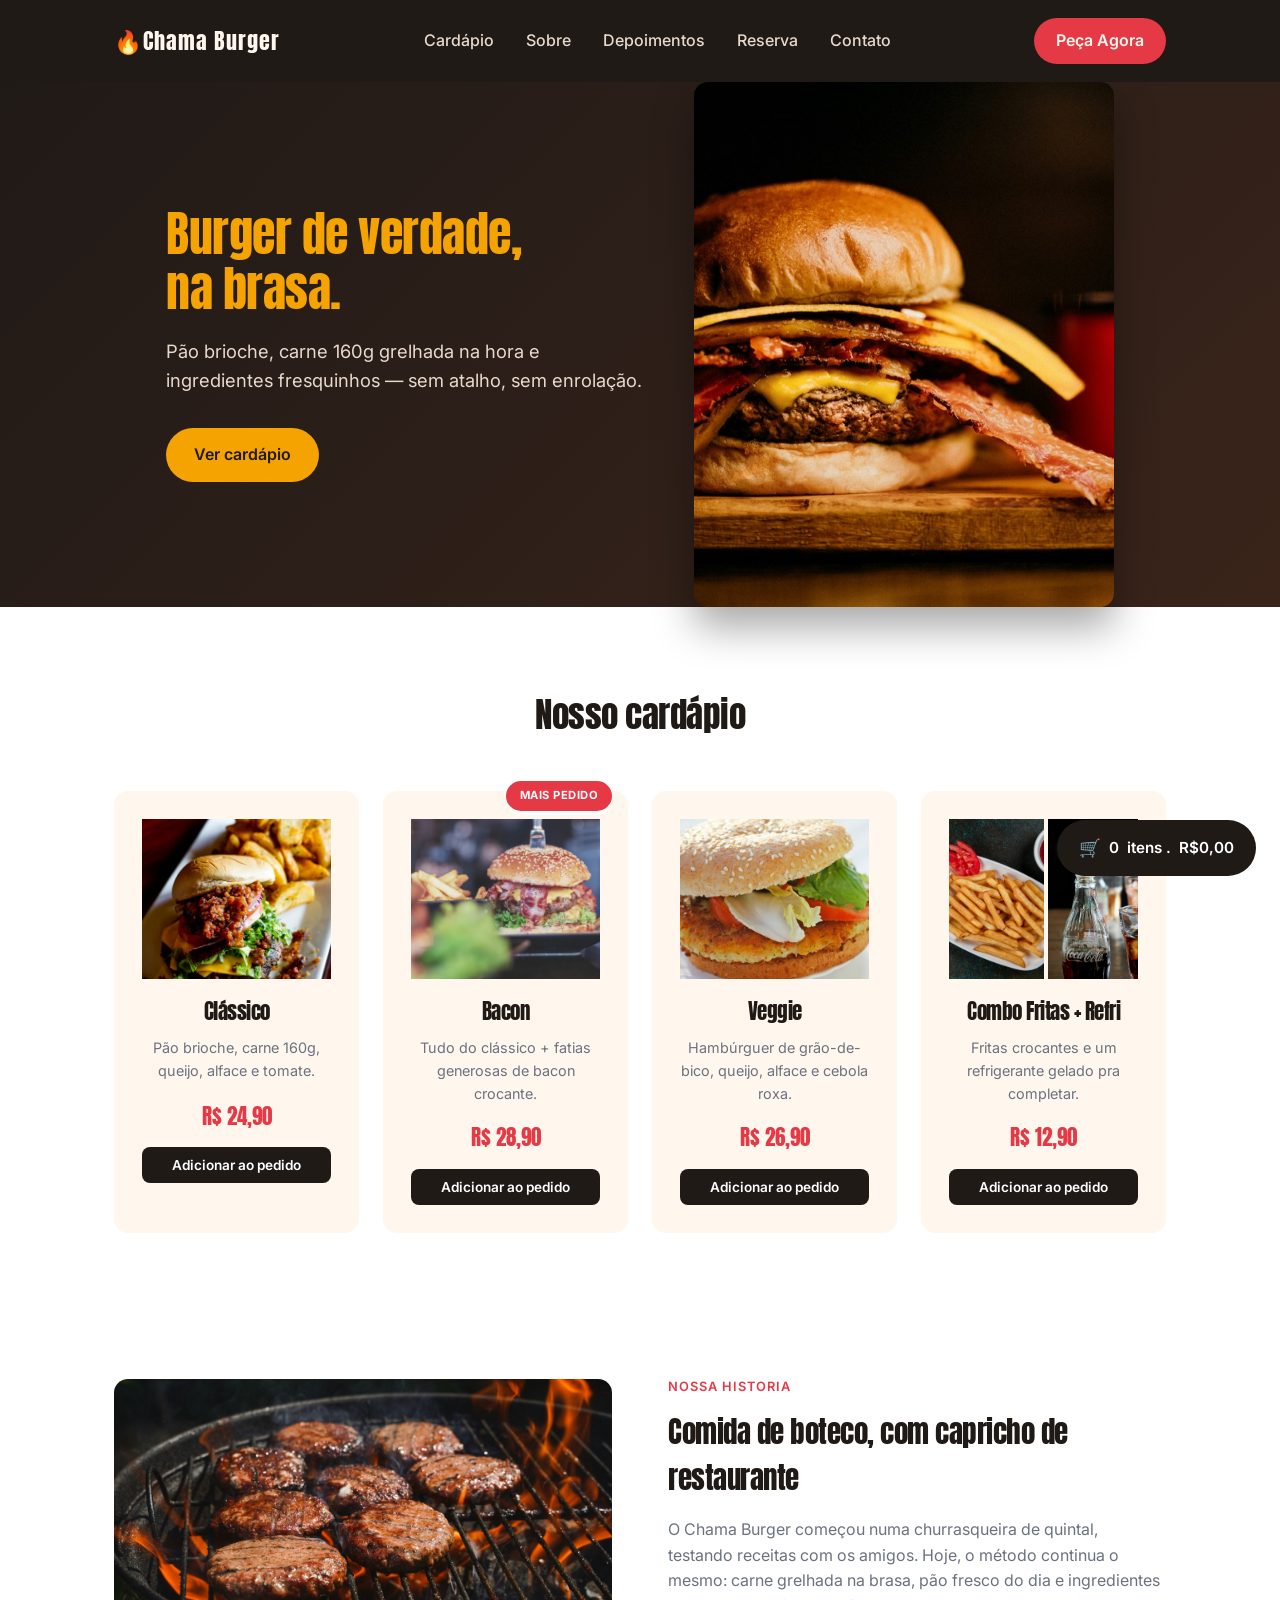
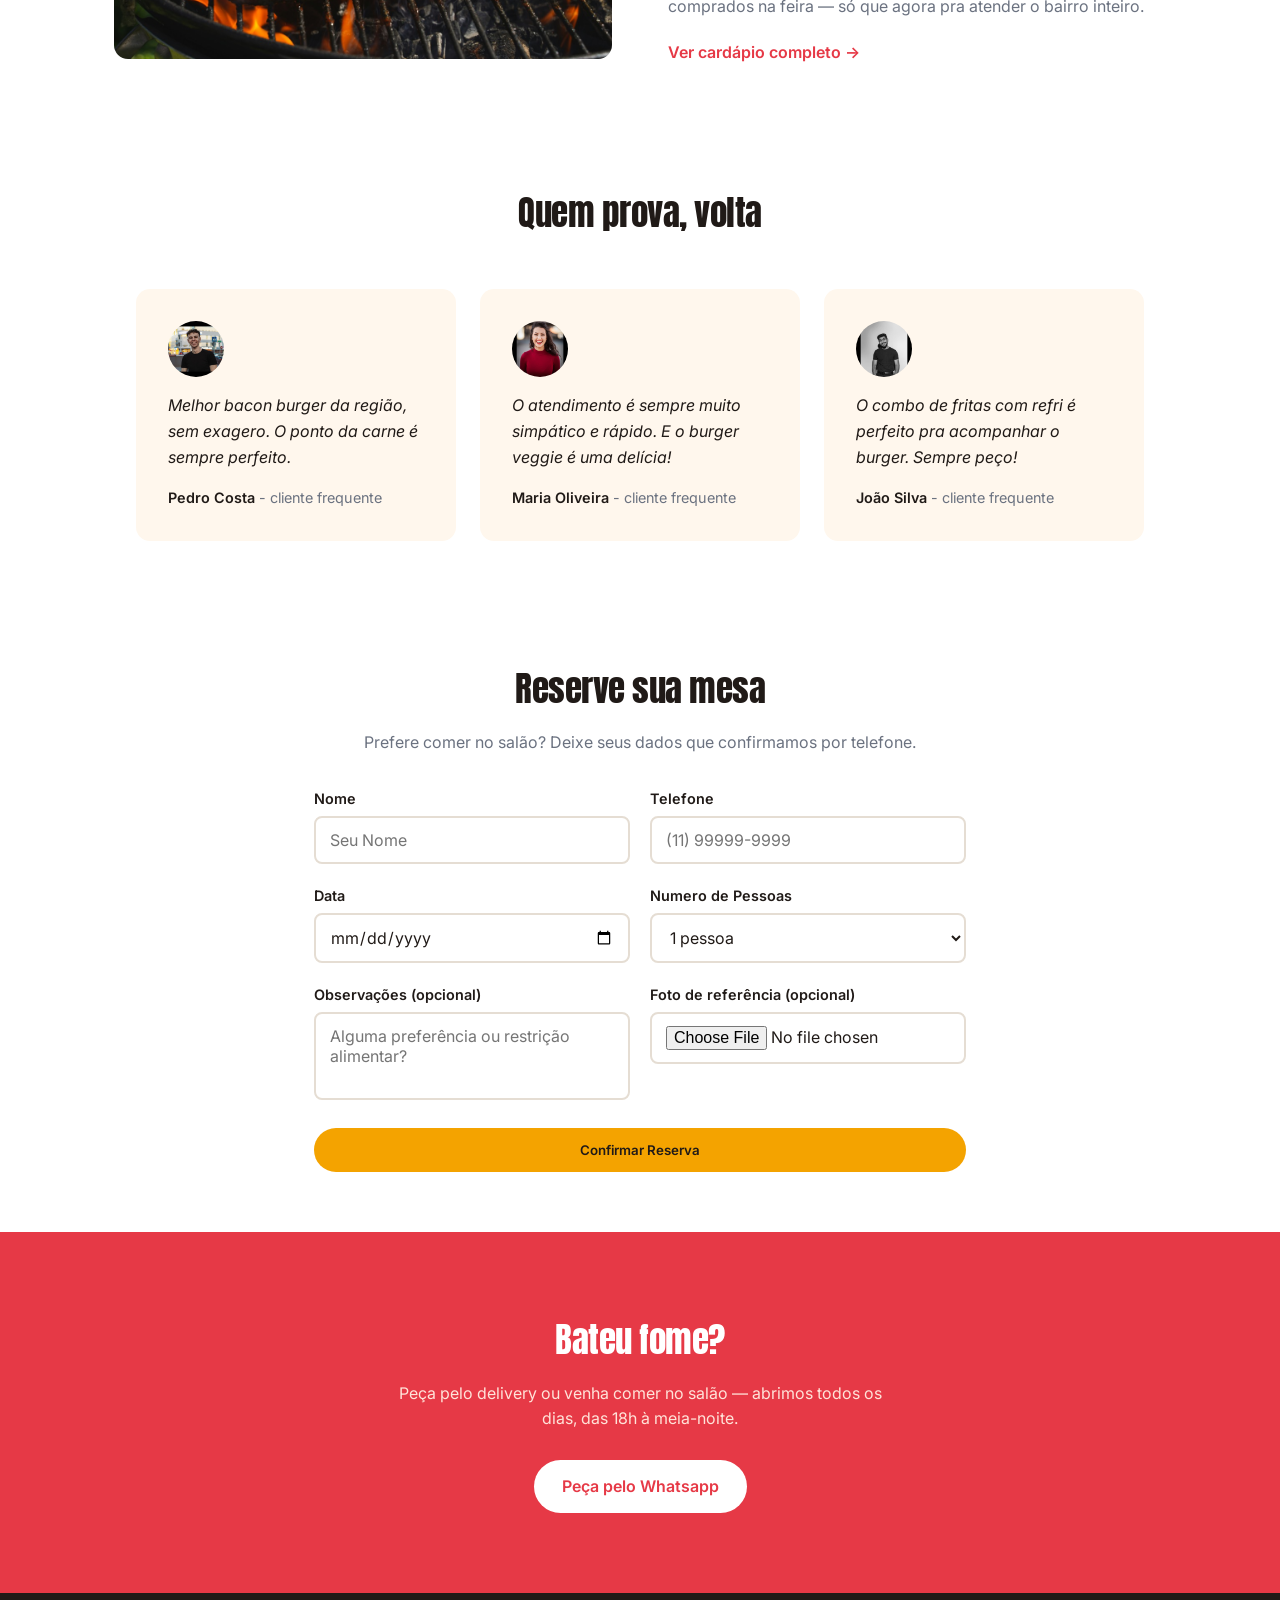
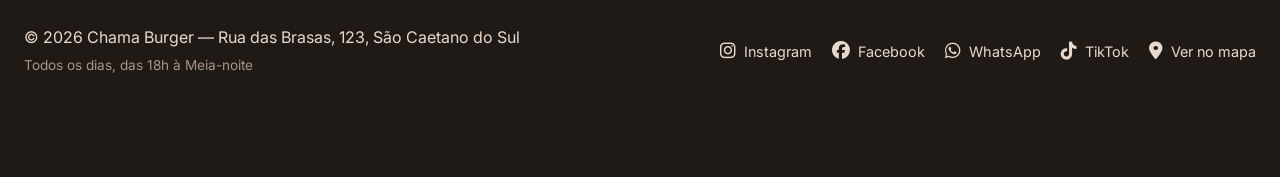
<file: 03. html-projeto-chamaburger/index.html>
<!DOCTYPE html>
<html lang="pt-BR">

<head>
    <meta charset="UTF-8">
    <meta name="viewport" content="width=device-width, initial-scale=1.0">
    <title>Chama Burger</title>
    <link rel="stylesheet" href="https://cdnjs.cloudflare.com/ajax/libs/font-awesome/6.5.2/css/all.min.css">
    <link rel="stylesheet" href="style.css">
</head>

<body>
    <header class="cabecalho-site">
        <nav class="barra-navegacao">
            <a href="#" class="logo">🔥Chama Burger</a>
            <ul class="menu-links" id="menuLinks">
                <li><a href="#cardapio">Cardápio</a></li>
                <li><a href="#sobre">Sobre</a></li>
                <li><a href="#depoimentos">Depoimentos</a></li>
                <li><a href="#reserva">Reserva</a></li>
                <li><a href="#contato">Contato</a></li>
            </ul>
            <a href="#pedir" class="botao botao-nav">Peça Agora</a>
            <button class="menu-abrir" id="menuAbrir" aria-label="Abrir Menu">☰</button>
        </nav>
    </header>
    <main>
        <section class="destaque">
            <div class="destaque-conteudo">
                <div class="destaque-texo">
                    <h1>Burger de verdade,<br>na brasa.</h1>
                    <p>Pão brioche, carne 160g grelhada na hora e ingredientes fresquinhos — sem atalho, sem enrolação.
                    </p>
                    <a href="#cardapio" class="botao botao-primario">Ver cardápio</a>
                </div>
                <div class="destaque-imagem">
                    <img src="assets/images/destaque-burger.jpg"
                        alt="Hambúrguer artesanal com bacon, queijo e pão brioche, grelhado na brasa">
                </div>
            </div>
        </section>
        <!--clicar no menu superior Cardápio ele centralizará este trecho (id="cardapio") -->
        <section class="cardapio" id="cardapio">
            <h2>Nosso cardápio</h2>
            <div class="cardapio-itens">

                <article class="cardapio-item">
                    <div class="cardapio-item-imagem">
                        <img src="assets/images/burger-classico.jpg"
                            alt="Foto do burger Clássico: pão brioche, carne e queijo">
                    </div>
                    <h3>Clássico</h3>
                    <p>Pão brioche, carne 160g, queijo, alface e tomate.</p>
                    <span class="preco">R$ 24,90</span>
                    <button class="adicionar-carrinho" data-name="Clássico" data-preco="24.90">Adicionar ao
                        pedido</button>
                </article>

                <article class="cardapio-item">
                    <span class="selo">Mais pedido</span>
                    <div class="cardapio-item-imagem">
                        <img src="assets/images/burger-bacon.jpg" alt="Foto do burger Bacon com fatias crocantes">
                    </div>
                    <h3>Bacon</h3>
                    <p>Tudo do clássico + fatias generosas de bacon crocante.</p>
                    <span class="preco">R$ 28,90</span>
                    <button class="adicionar-carrinho" data-name="Bacon" data-preco="28.90">Adicionar ao pedido</button>
                </article>

                <article class="cardapio-item">
                    <div class="cardapio-item-imagem">
                        <img src="assets/images/burger-veggie.jpg"
                            alt="Foto do burger Veggie com grão-de-bico e salada">
                    </div>
                    <h3>Veggie</h3>
                    <p>Hambúrguer de grão-de-bico, queijo, alface e cebola roxa.</p>
                    <span class="preco">R$ 26,90</span>
                    <button class="adicionar-carrinho" data-name="Veggie" data-preco="26.90">Adicionar ao
                        pedido</button>
                </article>

                <article class="cardapio-item">
                    <div class="cardapio-item-imagem cardapio-item-imagem-combo">
                        <img src="assets/images/fritas.jpg" alt="Porção de fritas crocantes">
                        <img src="assets/images/bebida.jpg" alt="Refrigerante gelado com gelo">
                    </div>
                    <h3>Combo Fritas + Refri</h3>
                    <p>Fritas crocantes e um refrigerante gelado pra completar.</p>
                    <span class="preco">R$ 12,90</span>
                    <button class="adicionar-carrinho" data-name="Combo Fritas + Refri" data-preco="12.90">Adicionar ao
                        pedido</button>
                </article>
            </div>
        </section>
        <section class="sobre" id="sobre">
            <div class="sobre-imagem">
                <img src="assets/images/sobre-burger.jpg" alt="Hambúrgueres grelhados na brasa do Chama Burger">
            </div>
            <div class="sobre-texto">
                <span class="secao-rotulo">Nossa historia</span>
                <h2>Comida de boteco, com capricho de restaurante</h2>
                <p>
                    O Chama Burger começou numa churrasqueira de quintal, testando receitas com os
                    amigos. Hoje, o método continua o mesmo: carne grelhada na brasa, pão fresco
                    do dia e ingredientes comprados na feira — só que agora pra atender o bairro
                    inteiro.
                </p>
                <a href="#cardapio" class="link-seta">Ver cardápio completo →</a>
            </div>
        </section>
        <section class="depoimentos" id="depoimentos">
            <h2>Quem prova, volta</h2>
            <div class="depoimentos-lista">
                <article class="depoimento">
                    <img src="assets/images/avatar-pedro.jpg" alt="foto de perfil de Pedro, cliente do Chama Burger" class="avatar">
                    <p class="citacao">Melhor bacon burger da região, sem exagero. O ponto da carne é sempre perfeito.</p>
                    <p class="autor">Pedro Costa <span>- cliente frequente</span></p>
                </article>
                <article class="depoimento">
                    <img src="assets/images/avatar-marina.jpg" alt="foto de perfil de Maria, cliente do Chama Burger" class="avatar">
                    <p class="citacao">O atendimento é sempre muito simpático e rápido. E o burger veggie é uma delícia!</p>
                    <p class="autor">Maria Oliveira <span>- cliente frequente</span></p>
                </article>
                <article class="depoimento">
                    <img src="assets/images/avatar-thiago.jpg" alt="foto de perfil de João, cliente do Chama Burger" class="avatar">
                    <p class="citacao">O combo de fritas com refri é perfeito pra acompanhar o burger. Sempre peço!</p>
                    <p class="autor">João Silva <span>- cliente frequente</span></p>
                </article>
            </div>
        </section>
        <section class="reserva" id="reserva">
            <h2>Reserve sua mesa</h2>
            <p>Prefere comer no salão? Deixe seus dados que confirmamos por telefone.</p>
            <form class="reserva-formulario" id="reservaFormulario">
                <div class="linha-formulario">
                    <label for="nome">Nome</label>
                    <input type="text" id="nome" name="nome" placeholder="Seu Nome" required>
                </div>
                <div class="linha-formulario">
                    <label for="telefone">Telefone</label>
                    <input type="tel" id="telefone" name="telefone" placeholder="(11) 99999-9999" required>
                </div>
                <div class="linha-formulario">
                    <label for="data">Data</label>
                    <input type="date" id="data" name="data" required>
                </div>
                <div class="linha-formulario">
                    <label for="pessoas">Numero de Pessoas</label>
                    <select id="pessoas" name="pessoas" required>
                        <option value="1">1 pessoa</option>
                        <option value="2">2 pessoas</option>
                        <option value="3">3 pessoas</option>
                        <option value="4">4 pessoas</option>
                        <option value="5+">5 ou mais</option>
                    </select>
                </div>
                <div class="linha-formulario linha-formulario-completa">
                    <label for="mensagem">Observações (opcional)</label>
                    <textarea id="mensagem" name="mensagem" rows="3" placeholder="Alguma preferência ou restrição alimentar?"></textarea>
                </div>
                <div class="linha-formulario linha-formulario-completa">
                    <label for="foto"> Foto de referência (opcional)</label>
                    <input type="file" id="foto" name="foto" accept="image/*">
                    <img id="fotoPrevia" class="foto-previa" alt="Previa da imagem selecionada" hidden>
                </div>
                <button type="submit" class="botao botao-primario formulario-enviar">Confirmar Reserva</button>
            </form>
            <div class="reserva-confirmacao" id="reservaConfirmacao">

            </div>
        </section>
        <section class="chamada-final" id="pedir">
            <h2>Bateu fome?</h2>
            <p>Peça pelo delivery ou venha comer no salão — abrimos todos os dias, das 18h à meia-noite.</p>
            <a href="https://wa.me/5511967280984" class="botao botao-destaque">Peça pelo Whatsapp</a>
        </section>
    </main>
    <footer class="rodape-site" id="contato">
        <div class="rodape-info">
            <p>&copy; 2026 Chama Burger — Rua das Brasas, 123, São Caetano do Sul</p>
            <p class="rodape-horario">Todos os dias, das 18h à Meia-noite</p>
        </div>
        <ul class="rodape-links">
            <li><a href="#" aria-label="Instagram"><i class="fa-brands fa-instagram"></i><span>Instagram</span></a></li>
            <li><a href="#" aria-label="Facebook"><i class="fa-brands fa-facebook"></i><span>Facebook</span></a></li>
            <li><a href="#" aria-label="WhatsApp"><i class="fa-brands fa-whatsapp"></i><span>WhatsApp</span></a></li>
            <li><a href="#" aria-label="TikTok"><i class="fa-brands fa-tiktok"></i><span>TikTok</span></a></li>
            <li><a href="#" aria-label="Ver no mapa"><i class="fa-solid fa-location-dot"></i><span>Ver no mapa</span></a></li>
        </ul>
    </footer>
    <div class="carrinho-resumo" id="carrinhoResumo">
        <span class="carrinho-icone">🛒</span>
        <span id="carrinhoContador">0</span> itens . <span id="carrinhoTotal">R$0,00</span>
    </div>
</body>
</html>
</file>
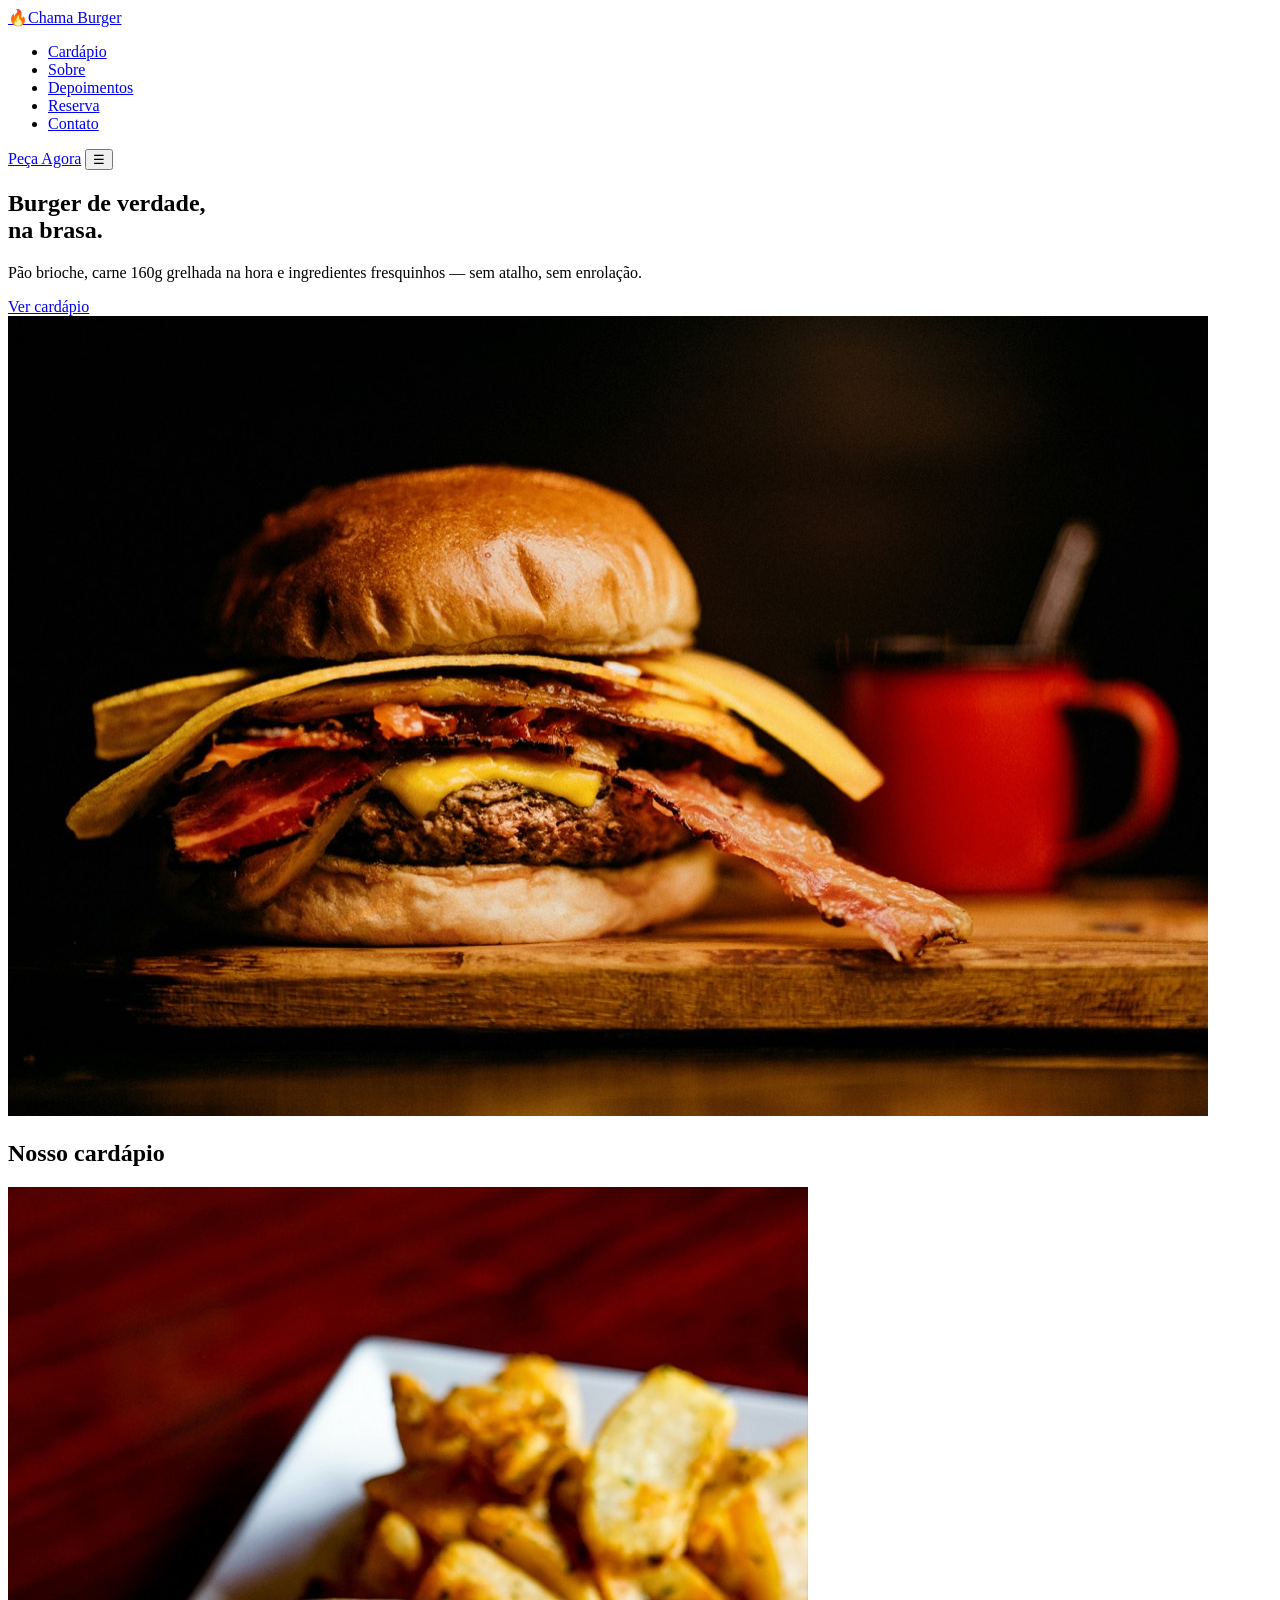
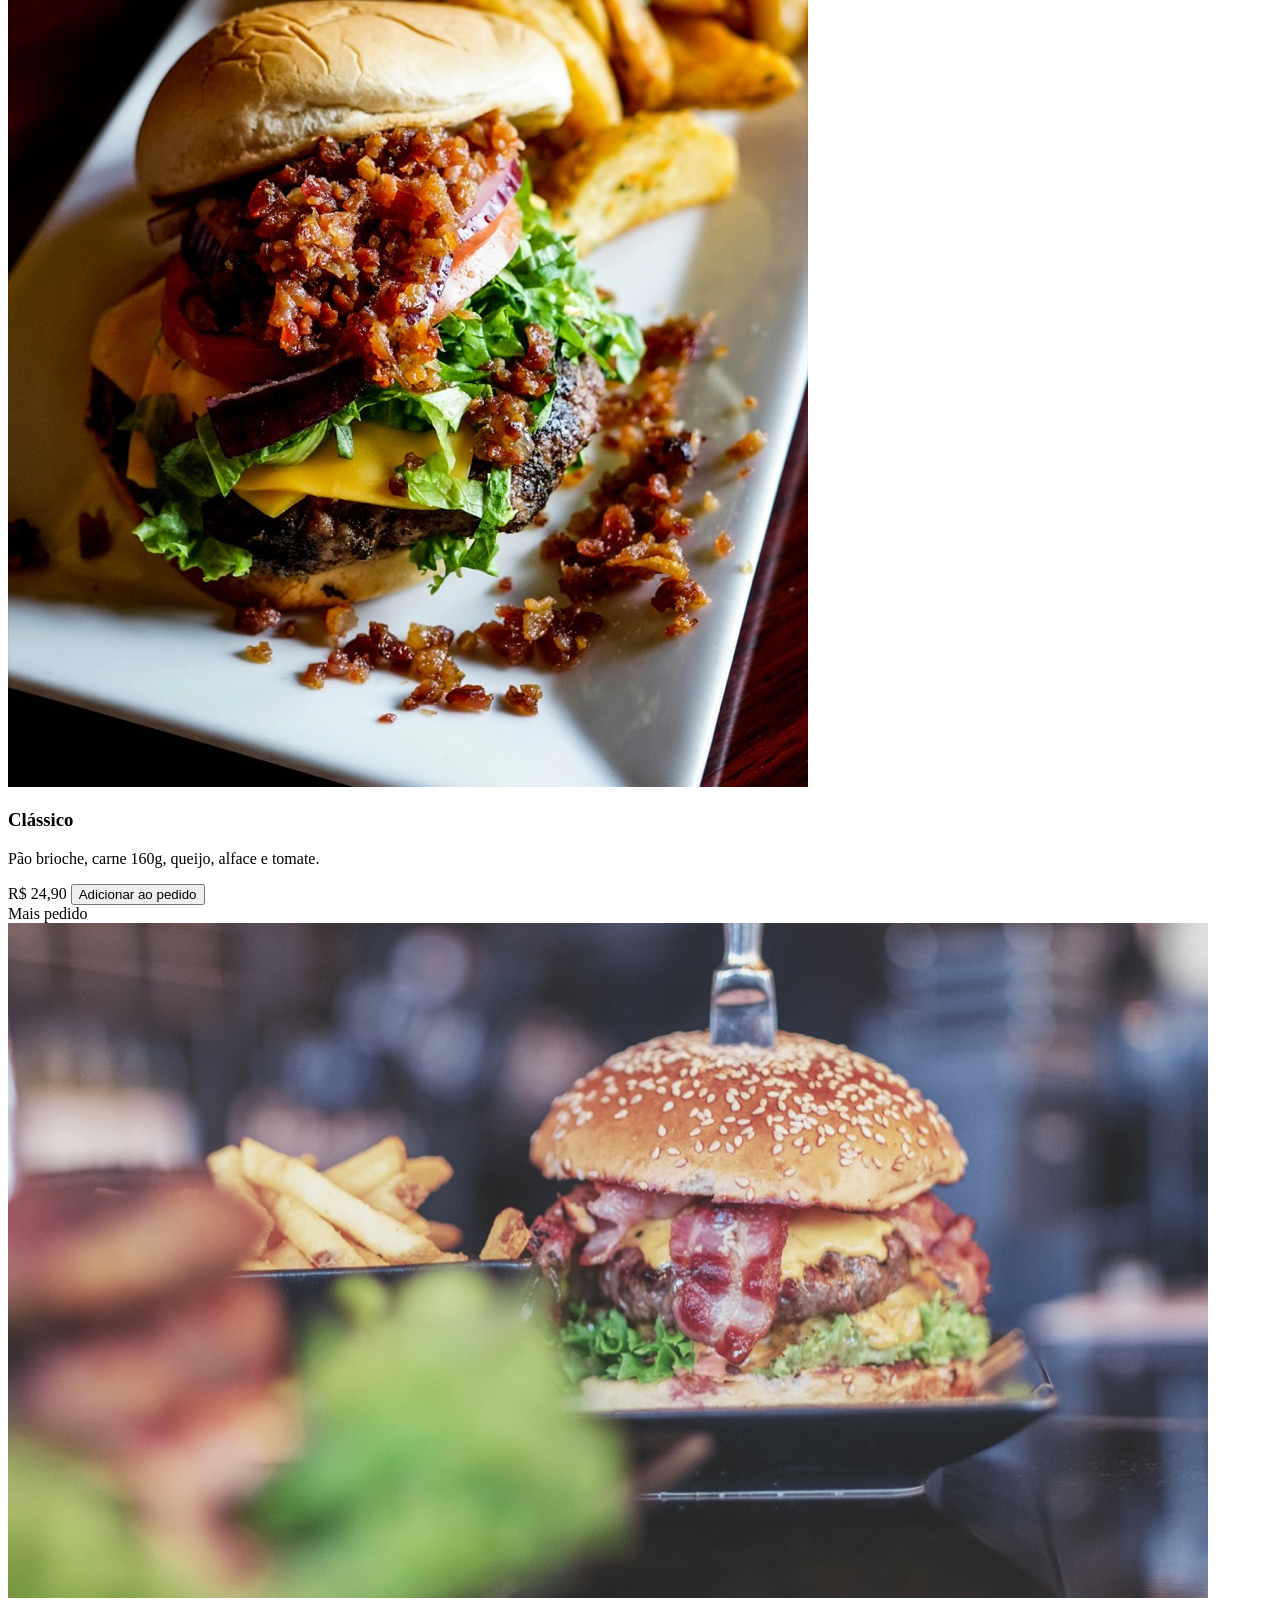
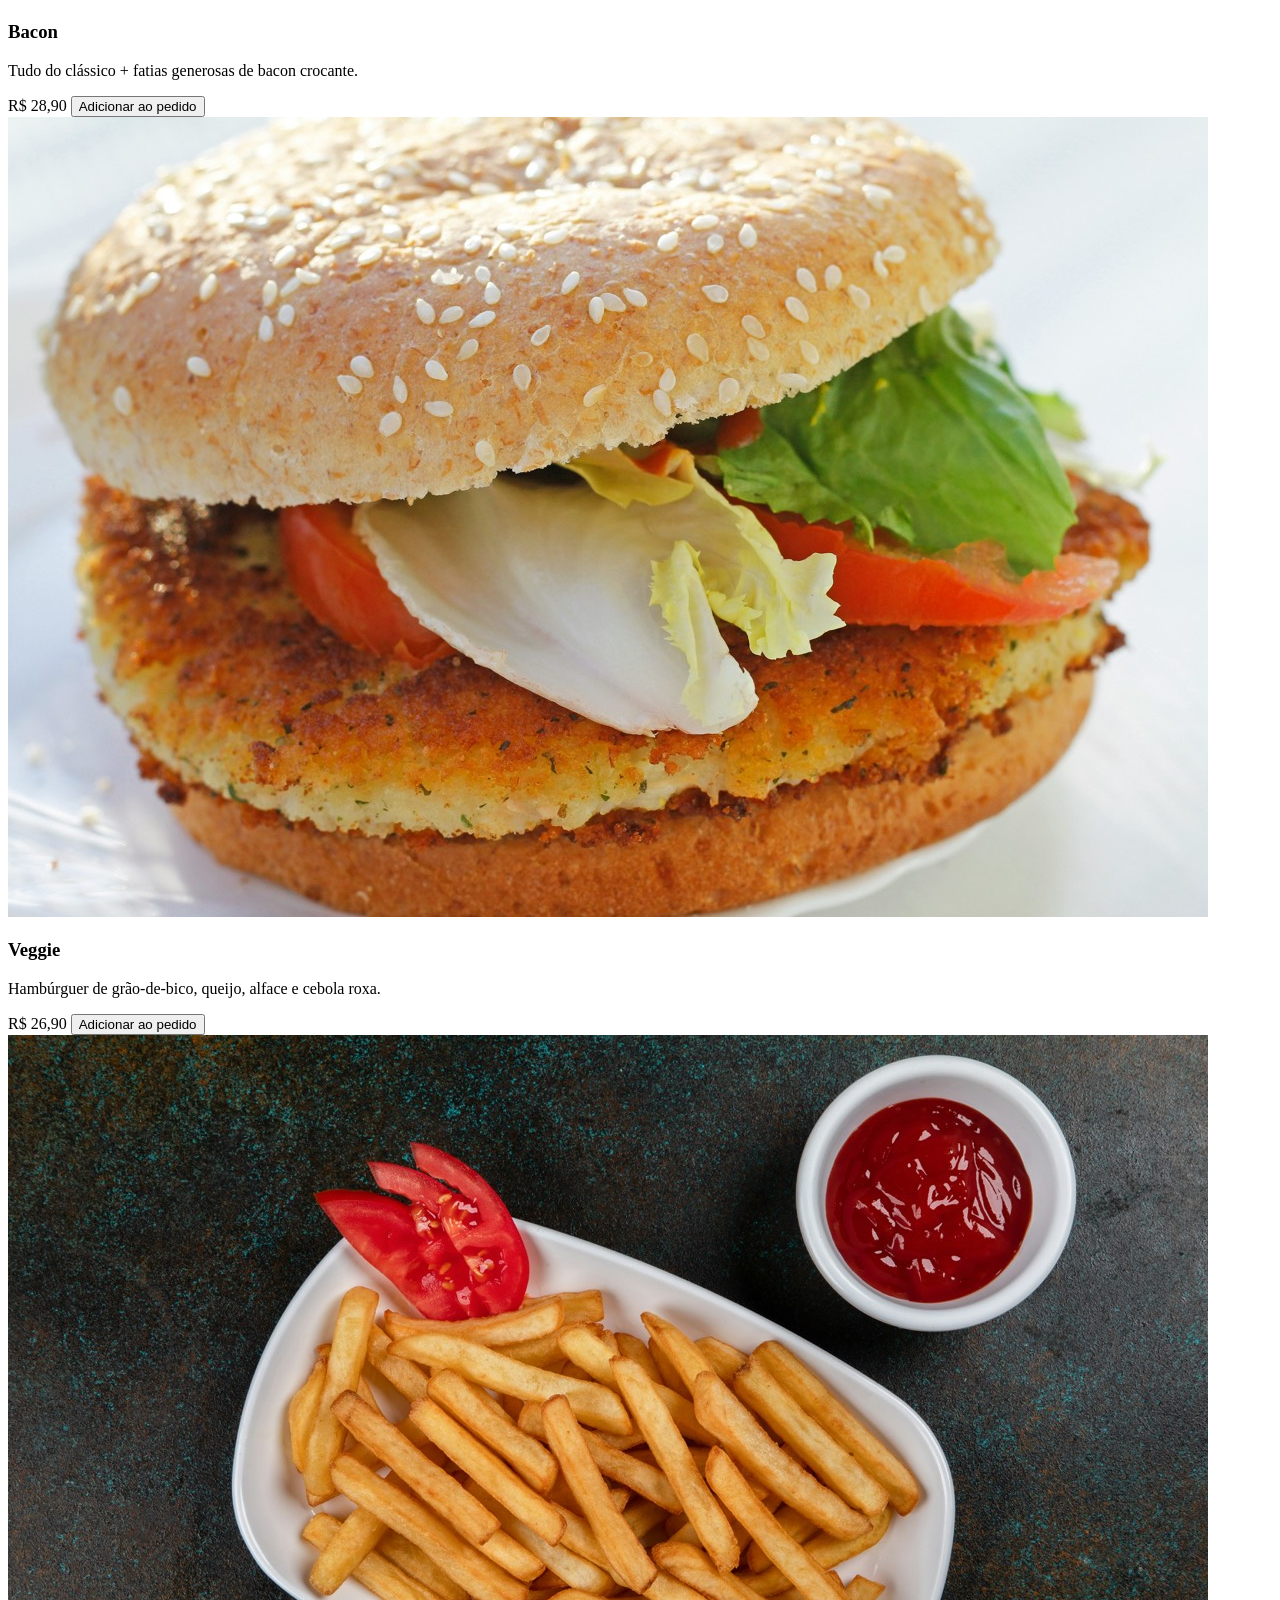
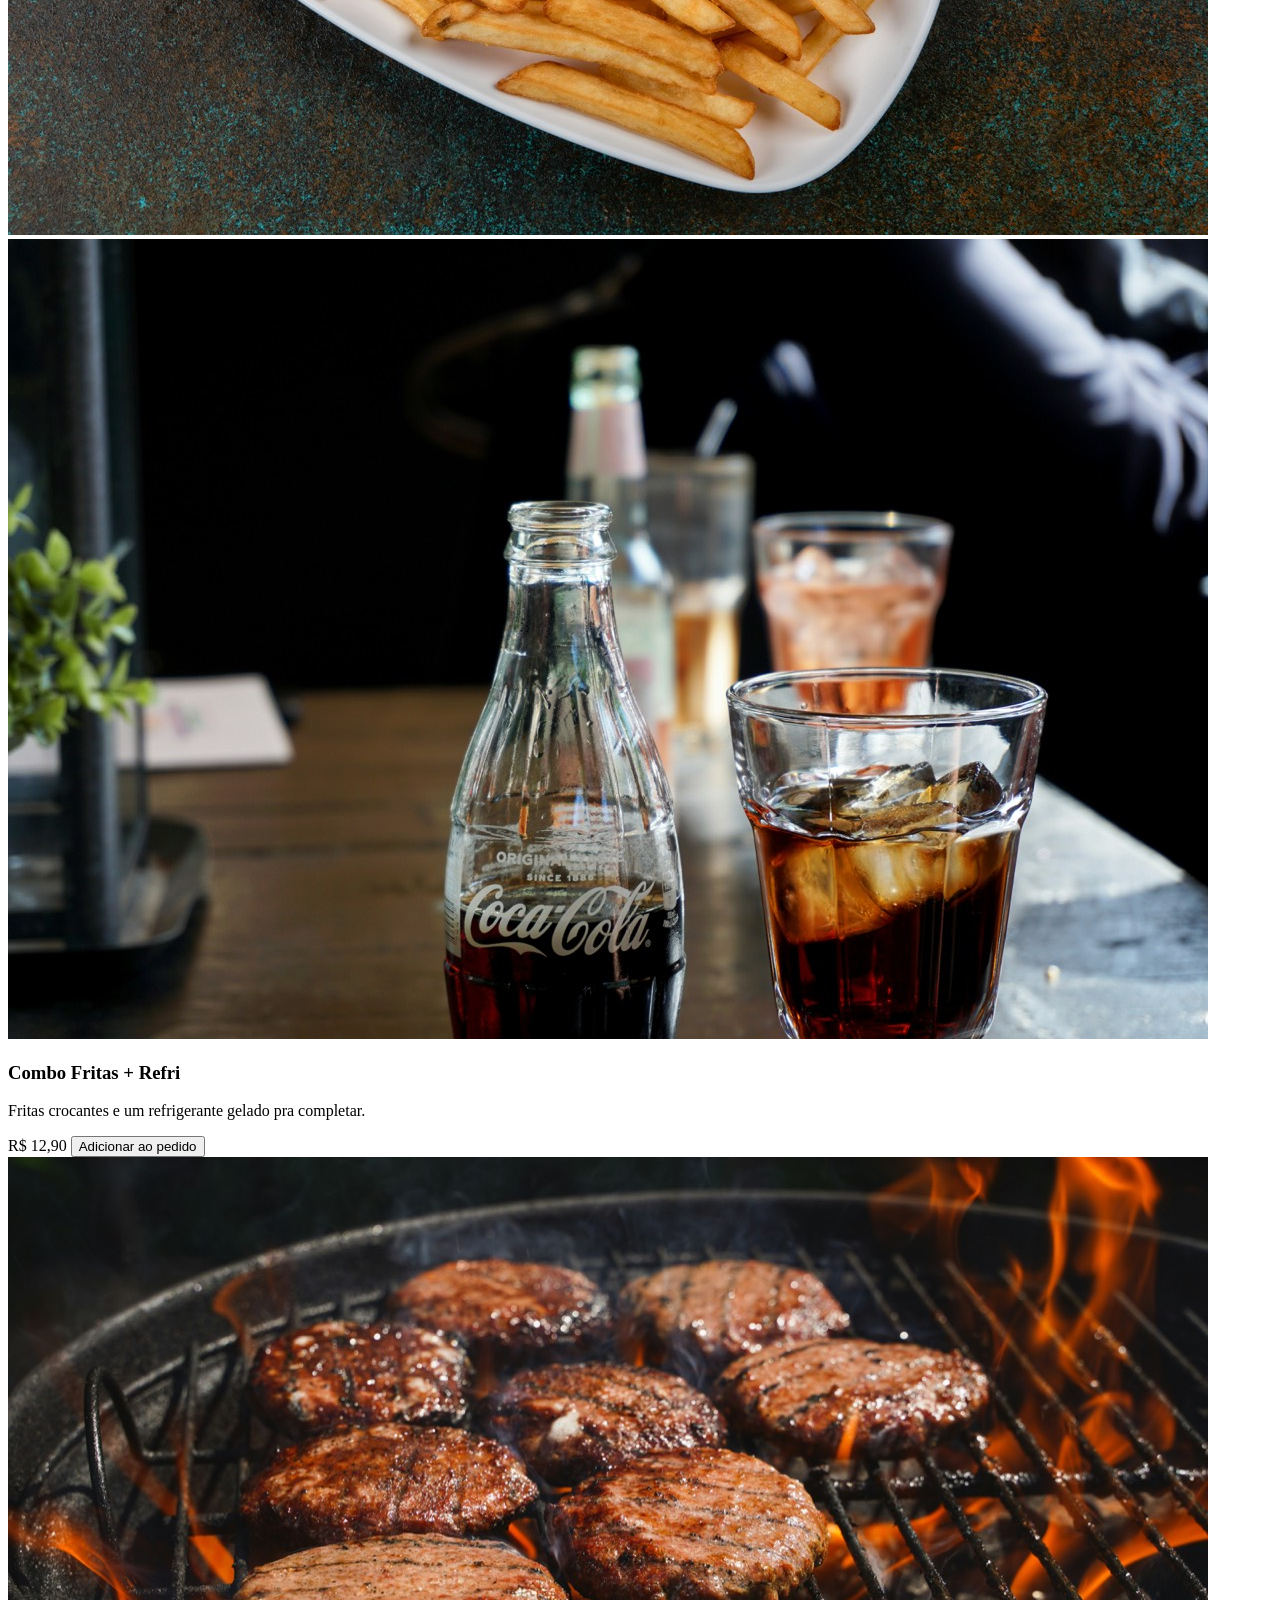
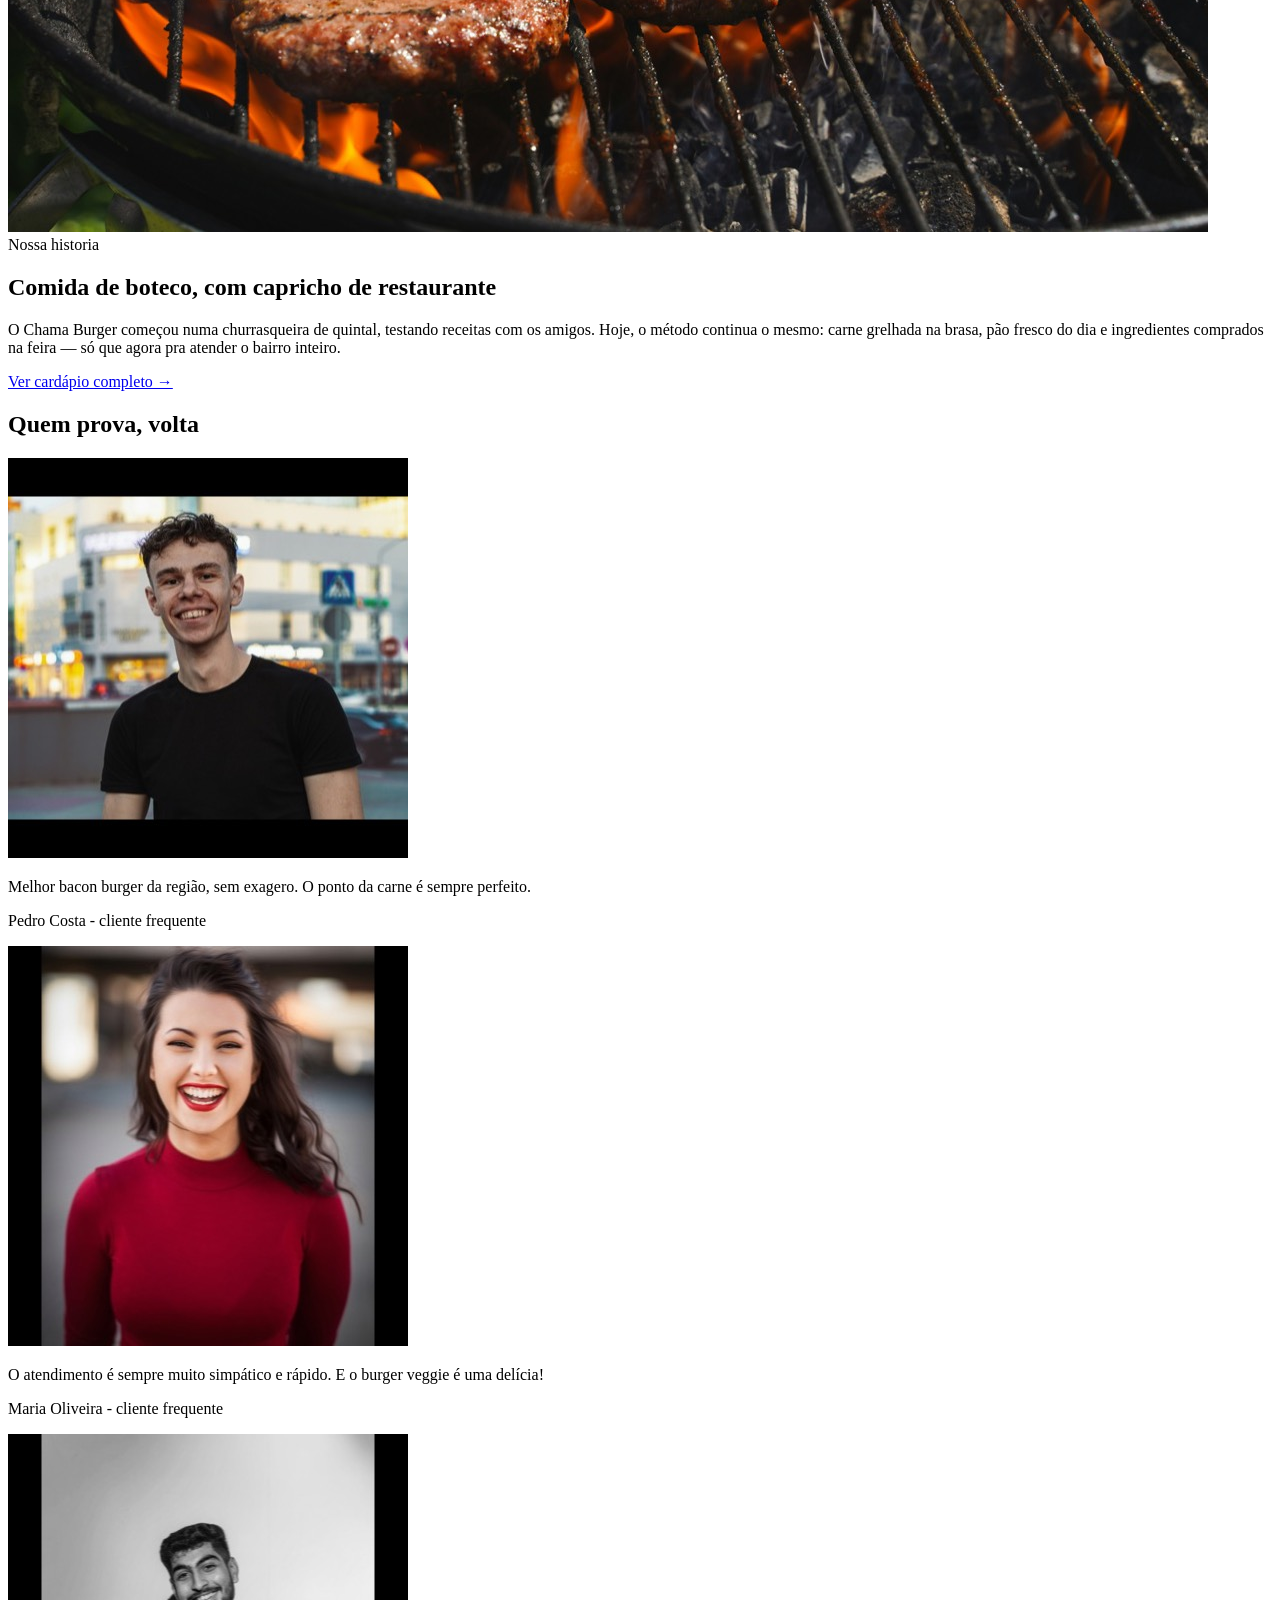
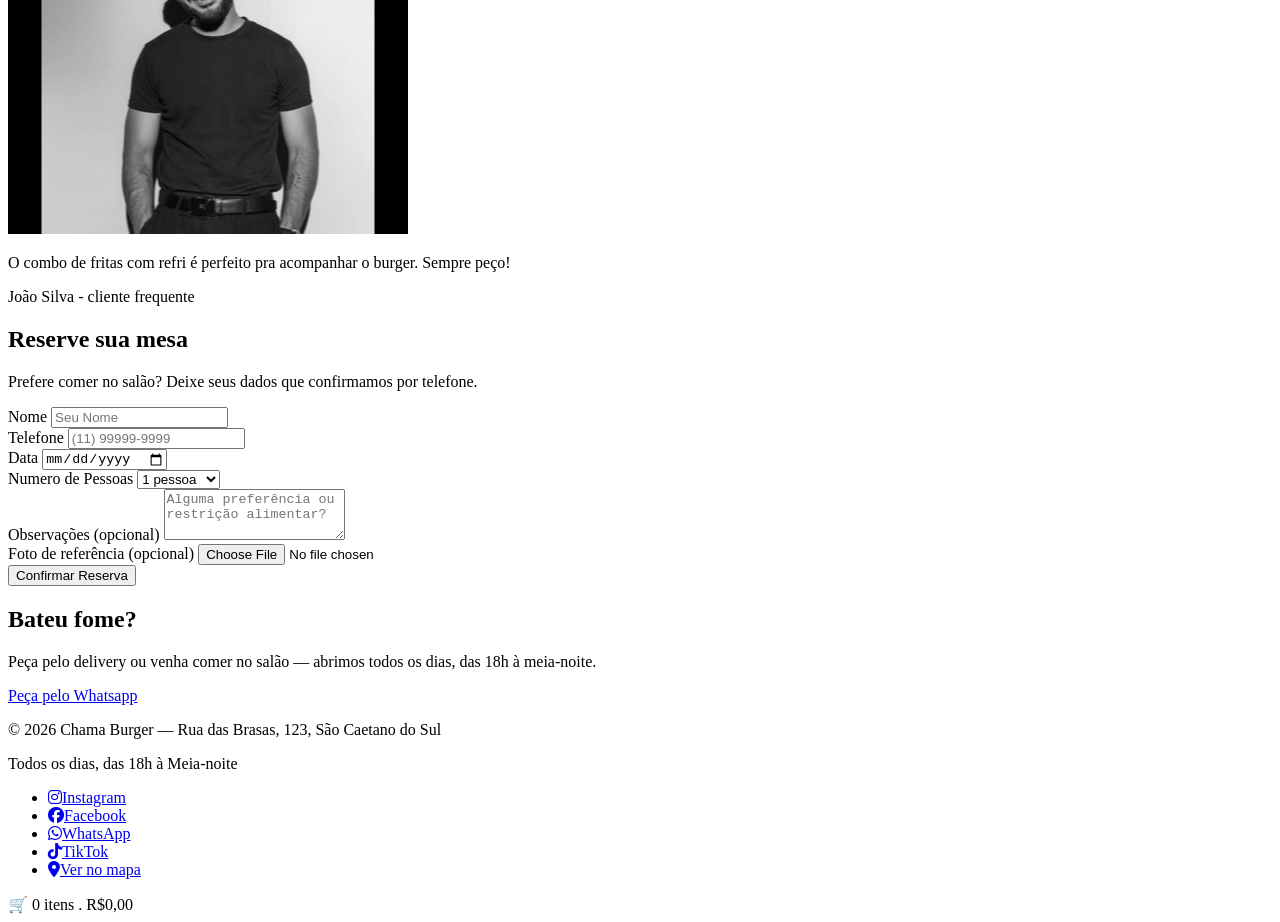
<file: html-projeto-chamaburger/index.html>
<!DOCTYPE html>
<html lang="pt-BR">

<head>
    <meta charset="UTF-8">
    <meta name="viewport" content="width=device-width, initial-scale=1.0">
    <title>Chama Burger</title>
    <link rel="stylesheet" href="https://cdnjs.cloudflare.com/ajax/libs/font-awesome/6.5.2/css/all.min.css">
</head>

<body>
    <header class="cabecalho-site">
        <nav class="barra-navegacao">
            <a href="#" class="logo">🔥Chama Burger</a>
            <ul class="menu-links" id="menuLinks">
                <li><a href="#cardapio">Cardápio</a></li>
                <li><a href="#sobre">Sobre</a></li>
                <li><a href="#depoimentos">Depoimentos</a></li>
                <li><a href="#reserva">Reserva</a></li>
                <li><a href="#contato">Contato</a></li>
            </ul>
            <a href="#pedir" class="botao botao-nav">Peça Agora</a>
            <button class="menu-abrir" id="menuAbrir" aria-label="Abrir Menu">☰</button>
        </nav>
    </header>
    <main>
        <section class="destaque">
            <div class="destaque-conteudo">
                <div class="destaque-texo">
                    <h1>Burger de verdade,<br>na brasa.</h1>
                    <p>Pão brioche, carne 160g grelhada na hora e ingredientes fresquinhos — sem atalho, sem enrolação.
                    </p>
                    <a href="#cardapio" class="botao botao-primario">Ver cardápio</a>
                </div>
                <div class="destaque-imagem">
                    <img src="assets/images/destaque-burger.jpg"
                        alt="Hambúrguer artesanal com bacon, queijo e pão brioche, grelhado na brasa">
                </div>
            </div>
        </section>
        <!--clicar no menu superior Cardápio ele centralizará este trecho (id="cardapio") -->
        <section class="cardapio" id="cardapio">
            <h2>Nosso cardápio</h2>
            <div class="cardapio-itens">

                <article class="cardapio-item">
                    <div class="cardapio-item-imagem">
                        <img src="assets/images/burger-classico.jpg"
                            alt="Foto do burger Clássico: pão brioche, carne e queijo">
                    </div>
                    <h3>Clássico</h3>
                    <p>Pão brioche, carne 160g, queijo, alface e tomate.</p>
                    <span class="preco">R$ 24,90</span>
                    <button class="adicionar-carrinho" data-name="Clássico" data-preco="24.90">Adicionar ao
                        pedido</button>
                </article>

                <article class="cardapio-item">
                    <span class="selo">Mais pedido</span>
                    <div class="cardapio-item-imagem">
                        <img src="assets/images/burger-bacon.jpg" alt="Foto do burger Bacon com fatias crocantes">
                    </div>
                    <h3>Bacon</h3>
                    <p>Tudo do clássico + fatias generosas de bacon crocante.</p>
                    <span class="preco">R$ 28,90</span>
                    <button class="adicionar-carrinho" data-name="Bacon" data-preco="28.90">Adicionar ao pedido</button>
                </article>

                <article class="cardapio-item">
                    <div class="cardapio-item-imagem">
                        <img src="assets/images/burger-veggie.jpg"
                            alt="Foto do burger Veggie com grão-de-bico e salada">
                    </div>
                    <h3>Veggie</h3>
                    <p>Hambúrguer de grão-de-bico, queijo, alface e cebola roxa.</p>
                    <span class="preco">R$ 26,90</span>
                    <button class="adicionar-carrinho" data-name="Veggie" data-preco="26.90">Adicionar ao
                        pedido</button>
                </article>

                <article class="cardapio-item">
                    <div class="cardapio-item-imagem cardapio-item-imagem-combo">
                        <img src="assets/images/fritas.jpg" alt="Porção de fritas crocantes">
                        <img src="assets/images/bebida.jpg" alt="Refrigerante gelado com gelo">
                    </div>
                    <h3>Combo Fritas + Refri</h3>
                    <p>Fritas crocantes e um refrigerante gelado pra completar.</p>
                    <span class="preco">R$ 12,90</span>
                    <button class="adicionar-carrinho" data-name="Combo Fritas + Refri" data-preco="12.90">Adicionar ao
                        pedido</button>
                </article>
            </div>
        </section>
        <section class="sobre" id="sobre">
            <div class="sobre-imagem">
                <img src="assets/images/sobre-burger.jpg" alt="Hambúrgueres grelhados na brasa do Chama Burger">
            </div>
            <div class="sobre-texto">
                <span class="secao-rotulo">Nossa historia</span>
                <h2>Comida de boteco, com capricho de restaurante</h2>
                <p>
                    O Chama Burger começou numa churrasqueira de quintal, testando receitas com os
                    amigos. Hoje, o método continua o mesmo: carne grelhada na brasa, pão fresco
                    do dia e ingredientes comprados na feira — só que agora pra atender o bairro
                    inteiro.
                </p>
                <a href="#cardapio" class="link-seta">Ver cardápio completo →</a>
            </div>
        </section>
        <section class="depoimentos" id="depoimentos">
            <h2>Quem prova, volta</h2>
            <div class="depoimentos-lista">
                <article class="depoimento">
                    <img src="assets/images/avatar-pedro.jpg" alt="foto de perfil de Pedro, cliente do Chama Burger" class="avatar">
                    <p class="citacao">Melhor bacon burger da região, sem exagero. O ponto da carne é sempre perfeito.</p>
                    <p class="autor">Pedro Costa <span>- cliente frequente</span></p>
                </article>
                <article class="depoimento">
                    <img src="assets/images/avatar-marina.jpg" alt="foto de perfil de Maria, cliente do Chama Burger" class="avatar">
                    <p class="citacao">O atendimento é sempre muito simpático e rápido. E o burger veggie é uma delícia!</p>
                    <p class="autor">Maria Oliveira <span>- cliente frequente</span></p>
                </article>
                <article class="depoimento">
                    <img src="assets/images/avatar-thiago.jpg" alt="foto de perfil de João, cliente do Chama Burger" class="avatar">
                    <p class="citacao">O combo de fritas com refri é perfeito pra acompanhar o burger. Sempre peço!</p>
                    <p class="autor">João Silva <span>- cliente frequente</span></p>
                </article>
            </div>
        </section>
        <section class="reserva" id="reserva">
            <h2>Reserve sua mesa</h2>
            <p>Prefere comer no salão? Deixe seus dados que confirmamos por telefone.</p>
            <form class="reserva-formulario" id="reservaFormulario">
                <div class="linha-formulario">
                    <label for="nome">Nome</label>
                    <input type="text" id="nome" name="nome" placeholder="Seu Nome" required>
                </div>
                <div class="linha-formulario">
                    <label for="telefone">Telefone</label>
                    <input type="tel" id="telefone" name="telefone" placeholder="(11) 99999-9999" required>
                </div>
                <div class="linha-formulario">
                    <label for="data">Data</label>
                    <input type="date" id="data" name="data" required>
                </div>
                <div class="linha-formulario">
                    <label for="pessoas">Numero de Pessoas</label>
                    <select id="pessoas" name="pessoas" required>
                        <option value="1">1 pessoa</option>
                        <option value="2">2 pessoas</option>
                        <option value="3">3 pessoas</option>
                        <option value="4">4 pessoas</option>
                        <option value="5+">5 ou mais</option>
                    </select>
                </div>
                <div class="linha-formulario linha-formulario-completa">
                    <label for="mensagem">Observações (opcional)</label>
                    <textarea id="mensagem" name="mensagem" rows="3" placeholder="Alguma preferência ou restrição alimentar?"></textarea>
                </div>
                <div class="linha-formulario linha-formulario-completa">
                    <label for="foto"> Foto de referência (opcional)</label>
                    <input type="file" id="foto" name="foto" accept="image/*">
                    <img id="fotoPrevia" class="foto-previa" alt="Previa da imagem selecionada" hidden>
                </div>
                <button type="submit" class="botao botao-primario formulario-enviar">Confirmar Reserva</button>
            </form>
            <div class="reserva-confirmacao" id="reservaConfirmacao">

            </div>
        </section>
        <section class="chamada-final" id="pedir">
            <h2>Bateu fome?</h2>
            <p>Peça pelo delivery ou venha comer no salão — abrimos todos os dias, das 18h à meia-noite.</p>
            <a href="https://wa.me/5511967280984" class="botao botao-destaque">Peça pelo Whatsapp</a>
        </section>
    </main>
    <footer class="rodape-site" id="contato">
        <div class="rodape-info">
            <p>&copy; 2026 Chama Burger — Rua das Brasas, 123, São Caetano do Sul</p>
            <p class="rodape-horario">Todos os dias, das 18h à Meia-noite</p>
        </div>
        <ul class="rodape-links">
            <li><a href="#" aria-label="Instagram"><i class="fa-brands fa-instagram"></i><span>Instagram</span></a></li>
            <li><a href="#" aria-label="Facebook"><i class="fa-brands fa-facebook"></i><span>Facebook</span></a></li>
            <li><a href="#" aria-label="WhatsApp"><i class="fa-brands fa-whatsapp"></i><span>WhatsApp</span></a></li>
            <li><a href="#" aria-label="TikTok"><i class="fa-brands fa-tiktok"></i><span>TikTok</span></a></li>
            <li><a href="#" aria-label="Ver no mapa"><i class="fa-solid fa-location-dot"></i><span>Ver no mapa</span></a></li>
        </ul>
    </footer>
    <div class="carrinho-resumo" id="carrinhoResumo">
        <span class="carrinho-icone">🛒</span>
        <span id="carrinhoContador">0</span> itens . <span id="carrinhoTotal">R$0,00</span>
    </div>
</body>
</html>
</file>
<file: 03. html-projeto-chamaburger/style.css>
@import url('https://fonts.googleapis.com/css2?family=Anton&family=Inter:ital,opsz,wght@0,14..32,100..900;1,14..32,100..900&display=swap');

/* 
    Variáveis de cores e fontes.
    Para utilizar, basta usar a sintaxe var(--nome-da-variavel).
    Exemplo: var(--color-primary).
*/

:root {
    --font-base: "Inter", sans-serif;
    --font-titulo: "Anton", sans-serif;
    --color-primary: #E63946;
    --color-primary-dark: #C1272D;
    --color-accent: #F4A300;
    --color-dark: #201A17;
    --color-light: #FFF7ED;
    --color-gray: #6B7280;
    --radius: 14px;
}

* {
    margin: 0;
    /* Remove a margem padrão de todos os elementos */
    padding: 0;
    /* Remove o padding padrão de todos os elementos */
    box-sizing: border-box;
    /* Define o box-sizing para border-box, o que significa que o padding e a borda serão incluídos na largura e altura do elemento */
}

/* 
    Para puxar a Tag, incluir apenas o nome da tag, sem o ponto ou o #, Exemplo: body, h1, p, div, etc.
    Para puxar uma classe, incluir o ponto antes do nome da classe, Exemplo: .nome-da-classe
    Para puxar um id, incluir o # antes do nome do id, Exemplo: #nome-do-id
*/

body {
    font-family: var(--font-base);
    /* Define a fonte base do corpo do documento */
    color: var(--color-dark);
    /* Define a cor do texto do corpo do documento */
    line-height: 1.6;
    /* Define a altura da linha do texto do corpo do documento */
}

/* Define o estilo do corpo do documento, incluindo a fonte, cor e altura da linha */

h1, h2, h3 {
    font-family: var(--font-titulo);
    /* Define a fonte do título do documento */
    font-weight: 400;
    /* Define o peso da fonte do título do documento */
    letter-spacing: -0.5px;
    /* Define a altura da linha do texto do título do documento */
}

/* Define o estilo dos títulos do documento, incluindo a fonte, cor e altura da linha */

a {
    text-decoration: none;
    /* Remove a decoração de link padrão */
    color: inherit;
    /* Herda a cor do elemento pai */
}

/* Define o estilo dos links do documento, incluindo a decoração e cor */

ul {
    list-style: none;
    /* Remove a marcação de lista padrão */
}

/* Define o estilo das listas do documento, incluindo a marcação de lista */

img {
    max-width: 100%;
    /* Define a largura máxima da imagem como 100% do elemento pai */
    display: block;
    /* Define a exibição da imagem como bloco */
}

/* Define o estilo das imagens do documento, incluindo a largura máxima */

.botao {
    display: inline-block;
    /* Define a exibição do botão como bloco em linha */
    padding: 14px 28px;
    /* Define o padding do botão */
    border: none;
    /* Remove a borda do botão */
    border-radius: 999px;
    /* Define o raio da borda do botão */
    font-family: var(--font-base);
    /* Define a fonte do botão */
    font-weight: 600;
    /* Define o peso da fonte do botão */
    text-align: center;
    /* Define o alinhamento do texto do botão */
    cursor: pointer;
    /* Define o cursor do botão como pointer (maozinha) */
    transition: transform 0.2s ease, box-shadow 0.2s ease;
    /* Adiciona uma transição suave para a propriedade transform e box-shadow */
}

/* Define o estilo dos botões do documento, incluindo a exibição, padding, borda, raio da borda, fonte, peso da fonte, alinhamento do texto e cursor */

.botao:hover{
    transform: translateY(-2px);
    /* Adiciona uma animação de translação para cima quando o botão é hover */
    opacity: 0.9;
    /* Adiciona uma animação de opacidade quando o botão é hover */
}

/* Define o estilo dos botões do documento quando o mouse está sobre eles, incluindo a animação de translação para cima e opacidade */

.botao-nav {
    background: var(--color-primary);
    /* Define a cor de fundo do botão de navegação */
    color: var(--color-light);
    /* Define a cor do texto do botão de navegação */
    padding: 10px 22px;
    /* Define o padding do botão de navegação */
}

/* Define o estilo dos botões de navegação do documento, incluindo a cor de fundo e a cor do texto */

.cabecalho-site {
    background-color: var(--color-dark);
    /* Define a cor de fundo do cabeçalho do site */
    position: sticky;
    /* Define a posição do cabeçalho do site como sticky (fixo no topo da página) */
    top: 0;
    /* Define a posição do cabeçalho que ficará no topo da página */
    z-index: 10;
    /* Define o z-index do cabeçalho do site para garantir que ele fique sempre acima de outros elementos */
}

/* Define o estilo do cabeçalho do site, incluindo a cor de fundo, posição e z-index */

.barra-navegacao {
    display: flex;
    /* Define a exibição da barra de navegação como flex */
    color: var(--color-light);
    /* Define a cor do texto da barra de navegação */
    max-width: 1100px;
    /* Define a largura máxima da barra de navegação */
    margin: 0 auto;
    /* Centraliza a barra de navegação horizontalmente */
    align-items: center;
    /* Alinha os itens da barra de navegação verticalmente ao centro */
    justify-content: space-between;
    /* Distribui o espaço entre os itens da barra de navegação */
    padding: 18px 24px;
    /* Define o padding da barra de navegação */
}

/* Define o estilo da barra de navegação, incluindo a exibição, alinhamento e padding */

.logo {
    font-family: var(--font-titulo);
    /* Define a fonte do logo */
    font-size: 1.4rem;
    /* Define o tamanho da fonte do logo */
    letter-spacing: 1px;
    /* Define o espaçamento entre letras do logo */
}

/* Define o estilo do logo, incluindo a fonte, tamanho da fonte e espaçamento entre letras */

.menu-links {
    display: flex;
    /* Define a exibição do menu de links como flex */
    gap: 32px;
    /* Define o espaçamento entre os links do menu */
}

/* Define o estilo do menu de links, incluindo a exibição e espaçamento entre os links */

.menu-links a {
    color: #E8D9CD;
    /* Define a cor do texto dos links do menu */
    font-weight: 500;
    /* Define o peso da fonte dos links do menu */
}

/* Define o estilo dos links do menu, incluindo a cor do texto e peso da fonte */

.menu-links a:hover {
    color: var(--color-light);
    /* Define a cor do texto dos links do menu quando o mouse está sobre eles */
}

.botao-primario {
    background-color: var(--color-accent);
    /* Define a cor de fundo do botão primário */
    color: var(--color-dark);
    /* Define a cor do texto do botão primário */
}

.destaque {
    background: linear-gradient(135deg, var(--color-dark), #3A241A);
}

.destaque-conteudo {
    display: flex;
    align-items: center;
    justify-content: center;
    gap: 48px;
    color: var(--color-light);
    max-width: 1100px;
    margin: 0 auto;
}

.destaque-texto {
    flex-grow: 1;
    flex-basis: 400px;
}

.destaque h1 {
    font-size: 3rem;
    line-height: 1.15;
    margin-bottom: 20px;
    color: var(--color-accent);
}

.destaque p {
    font-size: 1.15rem;
    color: #E8D9CD;
    max-width: 480px;
    margin-bottom: 32px;
}

.destaque-imagem {
    flex-grow: 1;
    flex-basis: 260px;
    max-width: 420px;
    border-radius: var(--radius);
    overflow: hidden;
    box-shadow: 0 20px 40px rgba(0,0,0,0.35);
}

.destaque-imagem img {
    width: 100%;
    aspect-ratio: 4/5;
    object-fit: cover;
}

.cardapio{
    max-width: 1100px;
    margin: 0 auto;
    padding: 80px 24px;
    text-align: center;
}

.cardapio h2{
    font-size: 2.2rem;
    margin-bottom: 48px;
}

.cardapio-itens{
    display: flex;
    gap: 24px;
    flex-wrap: wrap;
    justify-content: center;
}

.cardapio-item{
    background: var(--color-light);
    border-radius: var(--radius);
    padding: 28px;
    flex-grow: 1;
    flex-basis: 220px;
    max-width: 260px;
    position: relative;
    transition: transform 0.2s ease, box-shadow 0.2s ease;
}

.cardapio-item:hover{
    transform: translateY(-6px);
    box-shadow: 0 12px 24px rgba(0,0,0,0.12);
}

.selo{
    position: absolute;
    top: -10px;
    right: 16px;
    background: var(--color-primary);
    color: #fff;
    font-size: 0.7rem;
    font-weight: 700;
    text-transform: uppercase;
    letter-spacing: 0.5px;
    padding: 6px 14px;
    border-radius: 999px;
    box-shadow: 0 4px
}

.cardapio-item-imagem{
    width: 100%;
    height: 160px;
    margin-bottom: 16px;
    border-radius: var(--border-radius);
    overflow: hidden;
}

.cardapio-item-imagem img{
    width: 100%;
    height: 100%;
    object-fit: cover;    
}

.cardapio-item-imagem-combo{
    display: flex;
    gap: 4px;
}

.cardapio-item-imagem-combo img{
    width: 50%;
    height: 100%;
    object-fit: cover;
}

.cardapio-item h3{
    font-size: 1.3rem;
    margin-bottom: 8px;
}

.cardapio-item p{
    color: var(--color-gray);
    font-size: 0.9rem;
    margin-bottom: 16px;
    min-height: 48px
}

.preco{
    font-family: var(--font-titulo);
    color: var(--color-primary);
    font-size: 1.3rem;
}

.adicionar-carrinho{
    display:block;
    width: 100%;
    margin-top: 14px;
    padding: 10px;
    background-color: var(--color-primary-dark);
    color: #fff;
    border: none;
    border-radius: 8px;
    font-family: var(--font-base);
    font-weight: 600;
    font-size: 0.85rem;
    cursor: pointer;
    transition: background 0.2s ease;
}
.sobre{
    max-width: 1100px;
    margin: 0 auto;
    padding: 60px 24px;
    display: flex;
    align-items: center;
    gap: 56px;
}

.sobre-texto{
    flex-grow: 1;
    flex-basis: 400px;

}

.secao-rotulo{
    display: inline-block;
    font-family: var(--font-base);
    font-size: 0.8rem;
    font-weight: 600;
    color: var(--color-primary);
    text-transform: uppercase;
    letter-spacing: 1px;
    margin-bottom: 12px;
}

.sobre-texto h2{
    font-size: 1.8rem;
    margin-bottom: 16px;
}

.sobre-texto p{
    color: var(--color-gray);
    margin-bottom: 20px;
}

.link-seta{
    color: var(--color-primary);
    font-weight: 600;
}

.link-seta:hover{
    text-decoration: underline;
}

.sobre-imagem{
    flex-grow: 1;
    flex-basis: 400px;
}

.sobre-imagem img{
    border-radius: var(--radius);
    width: 100%;
    height: auto;
}


.depoimentos{
    max-width: 1100px;
    margin: 0 auto;
    padding: 60px 24px;
    text-align: center;
}

.depoimentos h2{
    font-size: 2.2rem;
    margin-bottom: 48px;
}

.depoimentos-lista{
    display: flex;
    gap: 24px;
    flex-wrap: wrap;
    justify-content: center;
}

.depoimento{
    background: var(--color-light);
    border-radius: var(--radius);
    padding: 32px;
    flex-grow: 1;
    flex-basis: 280px;
    max-width: 320px;
    text-align: left;
}

.avatar{
    width: 56px;
    height: 56px;
    border-radius: 50px;
    object-fit: cover;
    margin-bottom: 16px;
}

.citacao{
    font-style: italic;
    color: var(--color-dark);
    margin-bottom: 16px;
}

.autor{
    font-weight: 600;
    font-size: 0.9rem;
}

.autor span{
    font-weight: 400;
    color:var(--color-gray);
}

.reserva{
    max-width: 700px;
    margin: 0 auto;
    padding: 60px 24px;
    text-align: center;
}

.reserva h2{
    font-size: 2.2rem;
    margin-bottom: 12px;
}

.reserva > p{ /*Simbolo de maior aplica o CSS ao*/
    color: var(--color-gray);
    margin-bottom: 32px;
}

.reserva-formulario{
    display: flex;
    flex-wrap: wrap;
    gap: 20px;
    text-align: left;
}

.linha-formulario{
    flex-grow: 1;
    flex-basis: 220px;
    display: flex;
    flex-direction: column;
    gap: 6px;
}

.liha-formulario-completa{
    flex-grow: 1;
    flex-basis: 100%;
}

.linha-formulario label{
    font-size: 0.9rem;
    font-weight: 600;
}

.linha-formulario input,
.linha-formulario select,
.linha-formulario textarea{
    width: 100%;
    font-family: var(--font-base);
    font-size: 1rem;
    padding: 12px 14px;
    border: 2px solid #E5DDD3;
    border-radius: 8px;
    background: #FFF;
    color: var(--color-dark);
}

.linha-formulario input:focus,
.linha-formulario select:focus,
.linha-formulario textarea:focus{
    outline: none;
    border-color: var(--color-primary);
}

.linha-formulario textarea{
    resize: none;
}

.formulario-enviar{
    flex-grow: 1;
    flex-basis: 100%;
    border: none;
    cursos: pointer;
    margin-top: 8px;
}

.botao-destaque{
    background: #FFF;
    color: var(--color-primary);
}

.chamada-final{
    background: var(--color-primary);
    text-align: center;
    padding: 80px 24px;
    color: #FFF;

}

.chamada-final h2{
    font-size: 2.2rem;
    margin-bottom: 12px;
}

.chamada-final p{
    margin-bottom: 28px;
    max-width: 500px;
    margin-left: auto;
    margin-right: auto;
    color: #FFE3D9;
}

.rodape-site{
    background: var(--color-dark);
    color: #E8D9CD;
    display: flex;
    flex-wrap: wrap;
    gap: 20px;
    align-items: center;
    justify-content: space-between;
    padding: 32px 24px 100px;
}

.rodape-horario{
    font-size: 0.85rem;
    color: #A89485;
    margin-top: 4px;
}

.rodape-links{
    display: flex;
    flex-wrap: wrap;
    gap: 20px;
}

.rodape-links a{
    display: flex;
    align-items: center;
    gap: 8px;
    font-size: 0.9rem;
}

.rodape-links a i{
    font-size: 18px;
    color: inherit;
}

.rodape-links a:hover{
    color: #FFF;

}

/*Responsividade*/
@media(max-width: 780px){
    .sobre, .destaque-conteudo{
        flex-direction: column;
    }
    .destaque-texto, .destaque-imagem, .sobre-texto, .sobre-imagem{
        width: 100%;
    }
}

@media (max-width: 640px){
    .menu-links{
        display: none;
    }
    .destaque h1{
        font: 2.2rem;
    }
    .rodape-site{
        flex-direction: column;
        text-align: center;
    }
}

.menu-abrir{
    display: none;
    background: none;
    border: none;
    color: #FFF;
    font-size: 1.6rem;
    cursor: pointer;
    line-height: 1;
}


.carrinho-resumo{
    position: fixed;
    bottom: 24px;
    right: 24px;
    background: var(--color-dark);
    color: #FFF;
    padding: 14px 22px;
    border-radius: 999px;
    box-shadow: 0 8px 20px RGBA (0,0,0,0.25);
    font-weight: 600;
    font-size: 0.95rem;
    z-index: 20;
    display: flex;
    align-items: center;
    gap: 8px;
}

.carrinho-icone{
    font-size: 1.1rem;
}

.adicionar-carrinho{
    display: block;
    width: 100%;
    margin-top: 14px;
    padding: 10px;
    background: var(--color-dark);
    color: #FFF;
    border: none;
    border-radius:8px;
    font-family: var(--font-base);
    font-weight: 600;
    font-size: 0.85rem;
    cursor: pointer;
    transition: background 0.2s ease;
}

.reserva-confirmacao {
    display:none;
    margin-top: 24px;
    padding: 18px 20px;
    background: #E9F7EF;
    color: #1E7A46;
    border: var(--radius);
    font-weight: 500;
}

.reserva-confirmacao.visivel{
    display: block;
}

.foto-previa[hidden]{
    display:none;
}

.foto-previa{
    display: block;
    margin-top: 12px;
    max-width: 200px;
    border-radius: 8px;
    border: 2px solid #E5DDD3;
}


@media (max-width: 640px){
    .menu-abrir{
        display: block;
    }
    .menu-links {
        display: none;
    }
    .menu-links,
    .menu-links-aberto{
        display: flex;
        flex-direction: column;
        position:absolute;
        top: 100%;
        left:0;
        right:0;
        background: var(--color-dark);
        padding: 20px 24px;
        gap: 16px;
    }
}
</file>
